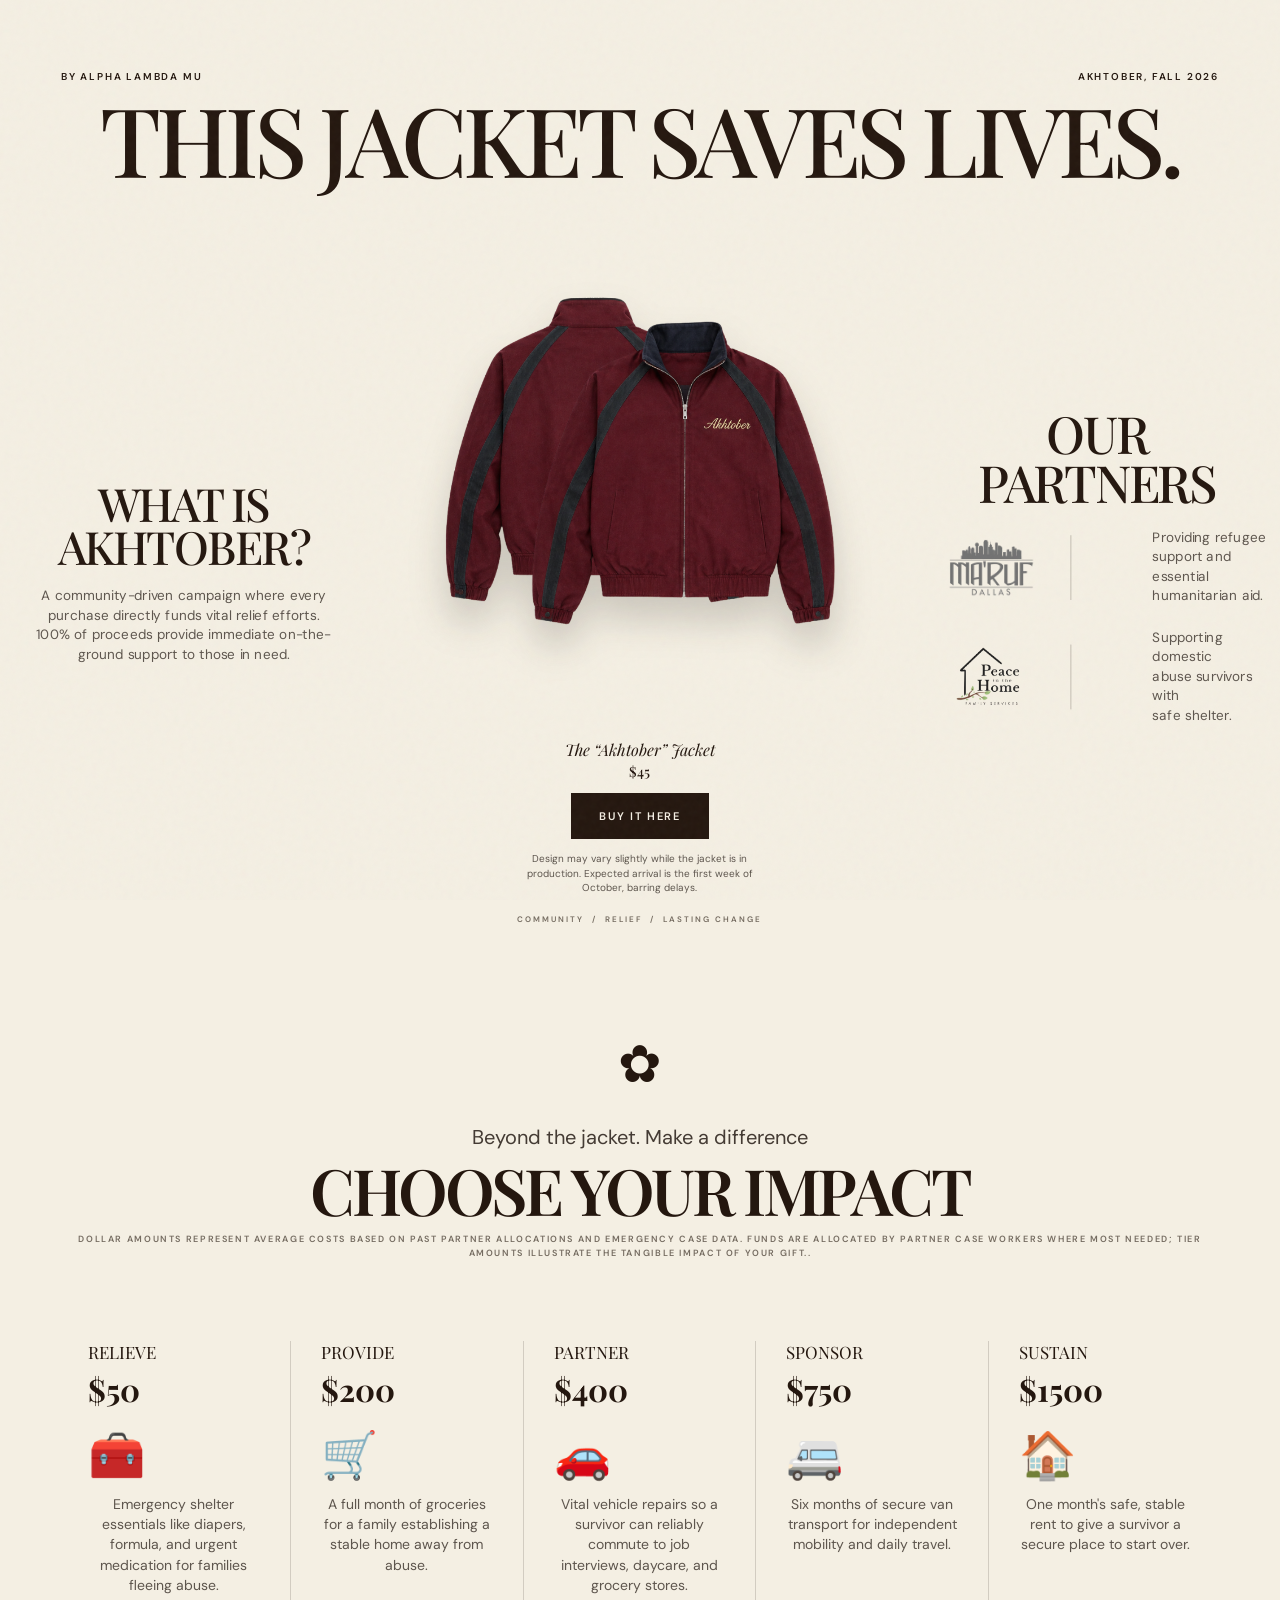
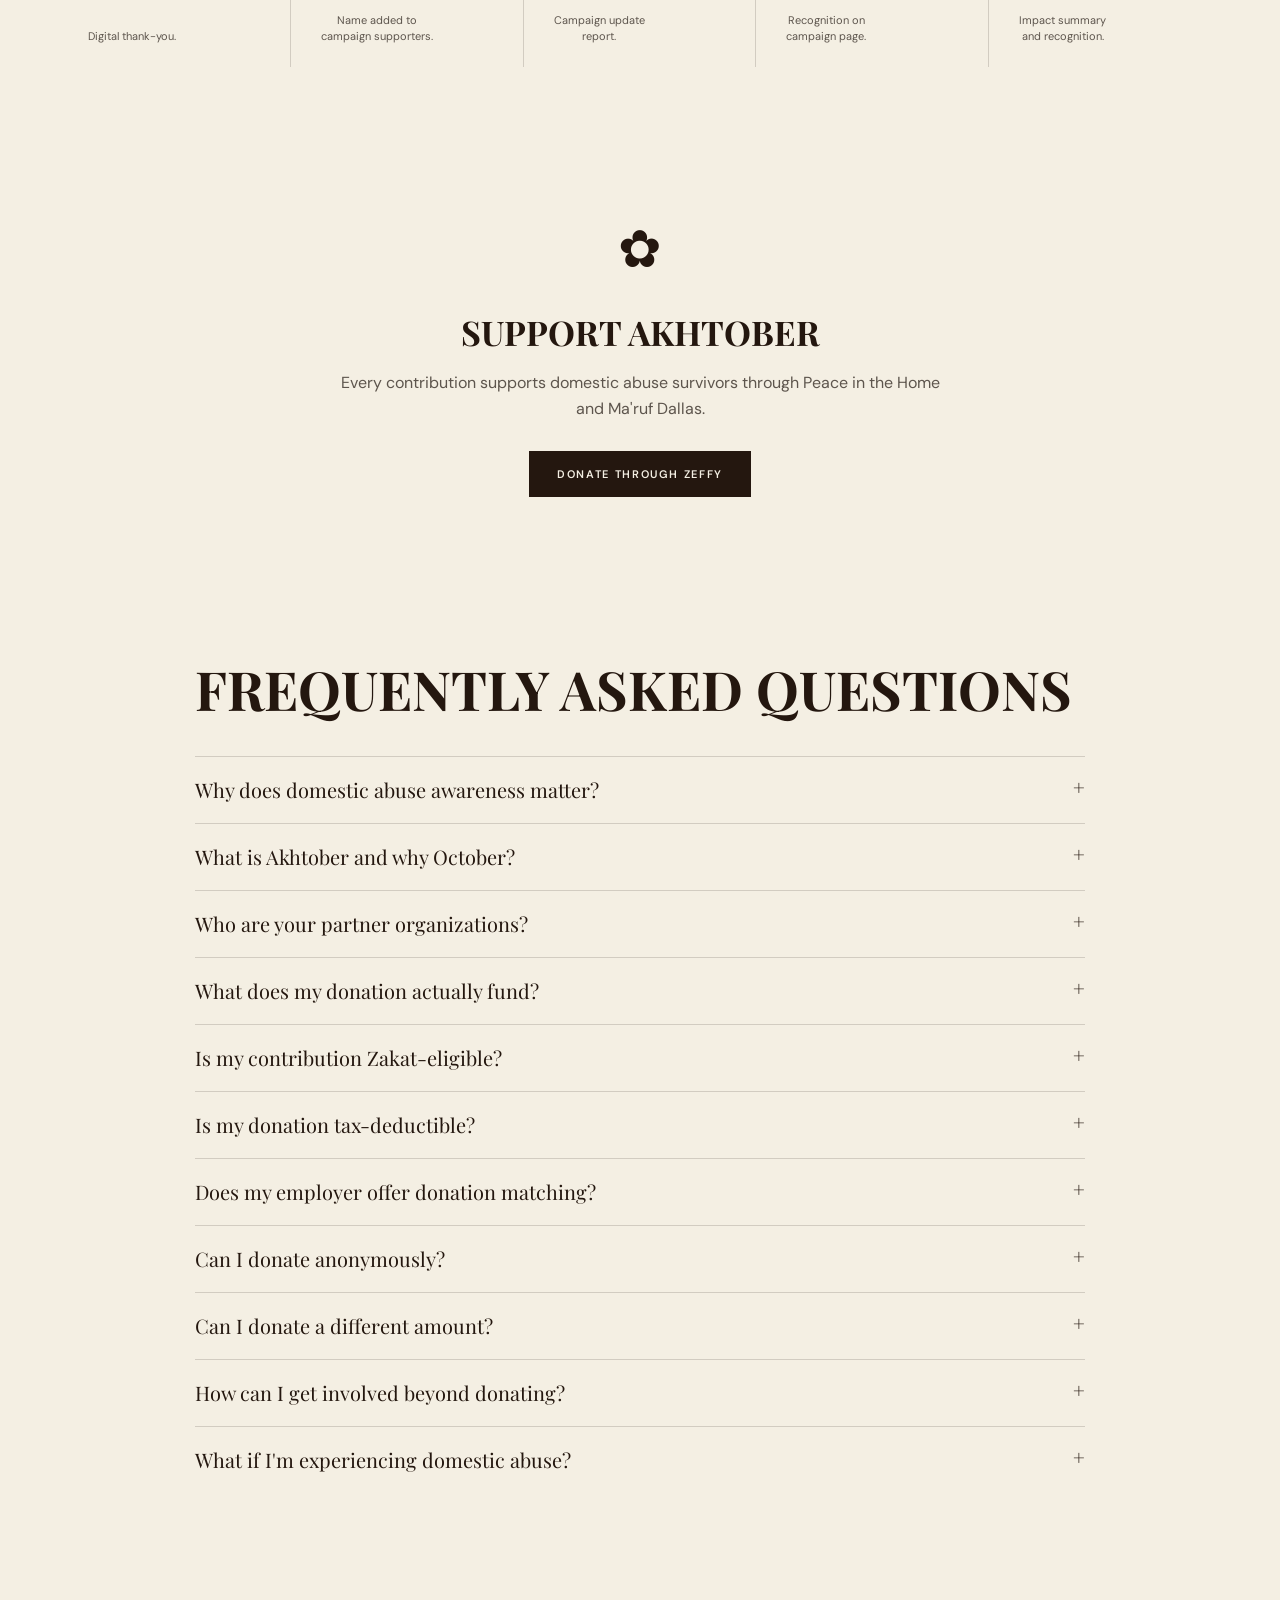
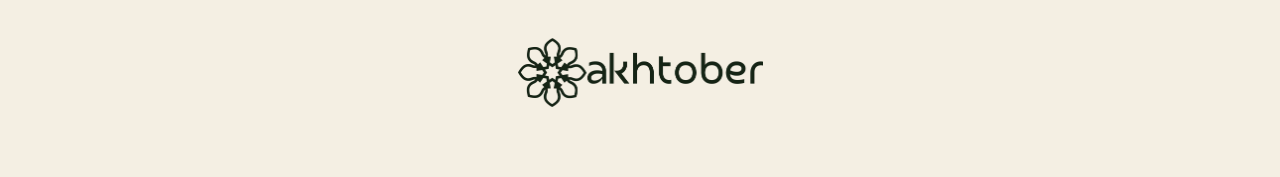
<file: index.html>
<!DOCTYPE html>
<html lang="en">

<head>
    <meta charset="UTF-8">
    <meta name="viewport" content="width=device-width, initial-scale=1.0">
    <title>Akhtober — This Jacket Saves Lives</title>
    <link rel="preconnect" href="https://fonts.googleapis.com">
    <link rel="preconnect" href="https://fonts.gstatic.com" crossorigin>
    <link href="https://fonts.googleapis.com/css2?family=DM+Sans:wght@400;500;600&family=Playfair+Display:ital,wght@400;500;600;700;800;900&display=swap" rel="stylesheet">
    <link rel="stylesheet" href="style.css">
</head>

<body>
    <div>
    <main class="page">
        <section class="hero">
            <div class="top-meta">
                <span>BY ALPHA LAMBDA MU</span>
                <span>AKHTOBER, FALL 2026</span>
            </div>

            <h1>THIS JACKET SAVES LIVES.</h1>

            <div class="hero-grid">
                <div class="intro-block intro-left">
                    <h2 style="text-align: center;">WHAT IS<br>AKHTOBER?</h2>
                    <p>A community-driven campaign where every purchase directly funds vital relief efforts. 100% of proceeds provide immediate on-the-ground support to those in need.</p>
                </div>

                <div class="jacket-stack">
                    <div class="jacket-area">
                        <div class="jacket-main">
                            <img src="assets/jacket-front.png" alt="Akhtober jacket front">
                        </div>
                    </div>

                    <div class="jacket-caption">
                        <div class="caption-title">The “Akhtober” Jacket</div>
                        <strong>$45</strong>
                        <a href="https://www.zeffy.com/en-US/ticketing/akhtober-store" target="_blank" rel="noopener noreferrer" class="action-button">BUY IT HERE</a>
                        <p class="jacket-note">Design may vary slightly while the jacket is in production. Expected arrival is the first week of October, barring delays.</p>
                        <div class="caption-tags">COMMUNITY&nbsp;&nbsp;/&nbsp;&nbsp;RELIEF&nbsp;&nbsp;/&nbsp;&nbsp;LASTING CHANGE</div>
                    </div>
                </div>

                <div class="intro-block partners">
                    <h2 style="text-align: center;">OUR<br>PARTNERS</h2>

                    <div class="partner">
                        <div class="logo-placeholder">
                            <img src="assets/maruf-dallas.png" style="transform: scale(1.1);" alt="Maruf Dallas">
                        </div>
                        <p>Providing refugee<br>support and essential<br>humanitarian aid.</p>
                    </div>

                    <div class="partner">
                        <div class="logo-placeholder">
                            <img src="assets/peace-in-the-home.png" style="transform: scale(1.65);" alt="Peace in the Home">
                        </div>
                        <p>Supporting domestic<br>abuse survivors with<br>safe shelter.</p>
                    </div>
                </div>
            </div>
        </section>

        <section class="impact">
            <div class="flower-mark">✿</div>
            <p class="impact-kicker">Beyond the jacket. Make a difference</p>
            <h2>CHOOSE YOUR IMPACT</h2>
            <p class="impact-disclaimer">Dollar amounts represent average costs based on past partner allocations and emergency case data. Funds are allocated by partner case workers where most needed; tier amounts illustrate the tangible impact of your gift..</p>

            <div class="impact-grid">
                <button type="button" class="impact-card">
        <span class="tier-name">RELIEVE</span><span class="tier-price">$50</span><span class="tier-icon">🧰</span>
        <span class="tier-description">Emergency shelter essentials like diapers, formula, and urgent medication for families fleeing abuse.</span>
        <span class="tier-benefit">Digital thank-you.</span>
      </button>

                <button type="button" class="impact-card">
        <span class="tier-name">PROVIDE</span><span class="tier-price">$200</span><span class="tier-icon">🛒</span>
        <span class="tier-description">A full month of groceries for a family establishing a stable home away from abuse.</span>
        <span class="tier-benefit">Name added to<br>campaign supporters.</span>
      </button>

                <button type="button" class="impact-card">
        <span class="tier-name">PARTNER</span><span class="tier-price">$400</span><span class="tier-icon">🚗</span>
        <span class="tier-description">Vital vehicle repairs so a survivor can reliably commute to job interviews, daycare, and grocery stores.</span>
        <span class="tier-benefit">Campaign update<br>report.</span>
      </button>

                <button type="button" class="impact-card">
        <span class="tier-name">SPONSOR</span><span class="tier-price">$750</span><span class="tier-icon">🚐</span>
        <span class="tier-description">Six months of secure van transport for independent mobility and daily travel.</span>
        <span class="tier-benefit">Recognition on<br>campaign page.</span>
      </button>

                <button type="button" class="impact-card">
        <span class="tier-name">SUSTAIN</span><span class="tier-price">$1500</span><span class="tier-icon">🏠</span>
        <span class="tier-description">One month's safe, stable rent to give a survivor a secure place to start over.</span>
        <span class="tier-benefit">Impact summary<br>and recognition.</span>
      </button>
            </div>
        </section>

        <section class="action-section">
            <div class="donate-module">
                <div class="flower-mark">✿</div>
                <h2>SUPPORT AKHTOBER</h2>
                <p>
                    Every contribution supports domestic abuse survivors through Peace in the Home and Ma'ruf Dallas.
                </p>
                <a href="https://www.zeffy.com/en-US/peer-to-peer/akhtober-2?donate=true" target="_blank" rel="noopener noreferrer" class="action-button">
        DONATE THROUGH ZEFFY
      </a>
            </div>
        </section>

        <section class="faq-section">
            <div class="faq-header">
                <h2>FREQUENTLY ASKED QUESTIONS</h2>
            </div>

            <details>
                <summary>Why does domestic abuse awareness matter?</summary>
                <p>
                    More than 1 in 3 women (nearly 43.5 million) and more than 1 in 6 men (20.7 million) have experienced sexual violence, physical violence, and/or stalking by an intimate partner during their lifetimes. On average, nearly 20 people per minute are physically
                    abused by an intimate partner in the United States.
                </p>
                <p>
                    Prevention requires awareness, education, honest conversations, resources, and communities willing to recognize the signs and support people experiencing abuse. That's what Akhtober is about.
                </p>
            </details>

            <details>
                <summary>What is Akhtober and why October?</summary>
                <p>
                    Akhtober is Alpha Lambda Mu's national philanthropic campaign—a month-long movement where every ALM chapter nationwide comes together to fundraise and volunteer for local women's shelters and organizations aiding domestic abuse survivors.
                </p>
                <p>
                    October is Domestic Violence Awareness Month (DVAM), when advocates, allies, survivors, and communities commit to ending this epidemic.
                </p>
            </details>

            <details>
                <summary>Who are your partner organizations?</summary>
                <p>
                    <strong>Peace in the Home</strong> supports domestic abuse survivors with crisis services, shelter, legal aid, counseling, transitional housing, and economic empowerment programs.
                </p>
                <p>
                    <strong>Ma'ruf Dallas</strong> provides refugee support, housing assistance, job placement, financial management, food security, and family stabilization services.
                </p>
            </details>

            <details>
                <summary>What does my donation actually fund?</summary>
                <p>
                    Your donation goes directly to the case workers at our partner organizations, Peace in the Home and Ma'ruf, who are on the front lines supporting domestic abuse survivors. Rather than a generic fund, every dollar is deployed by these trusted professionals to cover immediate, tangible needs as families transition to safety. Specific allocations are determined based on survivor needs.
                </p>
            </details>

            <details>
                <summary>Is my contribution Zakat-eligible?</summary>
                <p>
                    Yes. All funds raised through this campaign are distributed directly. These funds go toward supporting eligible recipients (such as families fleeing domestic abuse, unhoused individuals, and those in critical financial distress) to cover essential living needs, shelter, food, and emergency relief, making your contributions Zakat-eligible.
                </p>
            </details>

            <details>
                <summary>Is my donation tax-deductible?</summary>
                <p>
                    Yes. The Alpha Lambda Mu Foundation is a 501(c)(3) nonprofit charity. Donations are tax-deductible.
                </p>
            </details>

            <details>
                <summary>Does my employer offer donation matching?</summary>
                <p>
                    Many employers offer matching gift programs that can double or even triple your impact.
                </p>
                <p>
                    Contact
                    <a href="mailto:utdallas@alphalambdamu.org">
          akhtober@alphalambdamu.org
        </a> if you need assistance with documentation.
                </p>
            </details>

            <details>
                <summary>Can I donate anonymously?</summary>
                <p>
                    Yes. Anonymous donations remain tax-deductible and will not appear on public donor recognition lists.
                </p>
            </details>

            <details>
                <summary>Can I donate a different amount?</summary>
                <p>
                    Absolutely. Impact tiers are examples only. You may donate any amount.
                </p>
            </details>

            <details>
                <summary>How can I get involved beyond donating?</summary>
                <ul>
                    <li>Attend October events</li>
                    <li>Share the campaign</li>
                    <li>Volunteer with partners</li>
                    <li>Become an advocate for healthy relationships</li>
                </ul>
            </details>

            <details>
                <summary>What if I'm experiencing domestic abuse?</summary>
                <p>
                    Help is available 24/7.
                </p>
                <ul>
                    <li>National Domestic Violence Hotline: 1-800-799-SAFE (7233)</li>
                    <li>Text START to 88788</li>
                    <li>Crisis Text Line: Text HOME to 741741</li>
                </ul>
            </details>
        </section>

        <footer>
            <div class="footer-logo">
                <img src="assets/akhtober_logo_.png" alt="Akhtober">
            </div>
        </footer>
    </main>
</body>

</html>
</file>
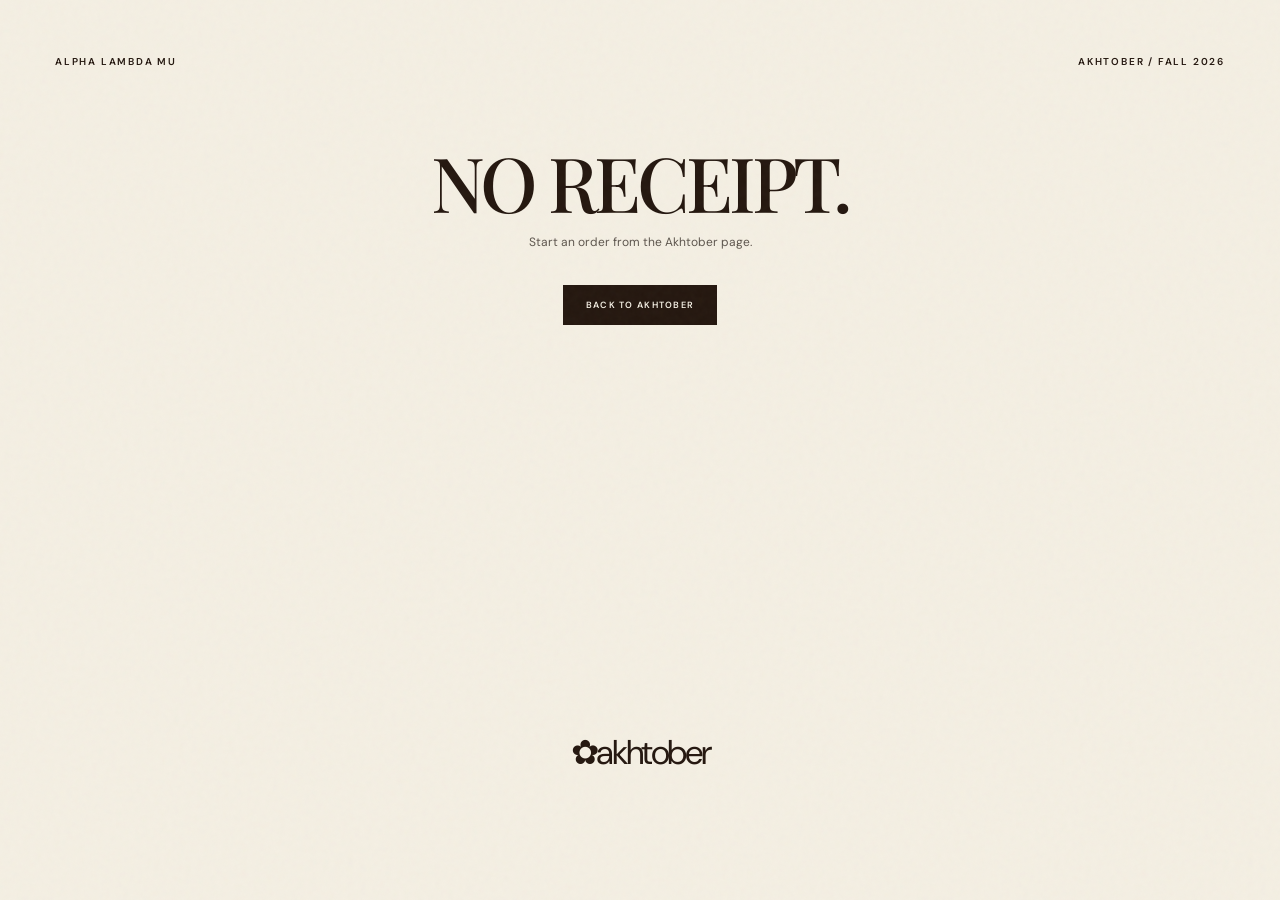
<file: receipt.html>
<!DOCTYPE html>
<html lang="en">
<head>
  <meta charset="UTF-8">
  <meta name="viewport" content="width=device-width, initial-scale=1.0">
  <title>Akhtober — Order Receipt</title>
  <link rel="preconnect" href="https://fonts.googleapis.com">
  <link rel="preconnect" href="https://fonts.gstatic.com" crossorigin>
  <link href="https://fonts.googleapis.com/css2?family=DM+Sans:wght@400;500;600&family=Playfair+Display:ital,wght@400;500;600;700;800;900&display=swap" rel="stylesheet">
  <link rel="stylesheet" href="style.css">
  <style>
    .receipt-page {
      min-height: 100vh;
      padding: 55px;
      display: flex;
      flex-direction: column;
    }

    .receipt-top {
      display: flex;
      justify-content: space-between;
      font-size: 10px;
      font-weight: 600;
      letter-spacing: .18em;
    }

    .receipt-wrap {
      width: min(720px, 100%);
      margin: 80px auto 100px;
    }

    .receipt-mark {
      text-align: center;
      font-size: 42px;
      margin-bottom: 20px;
    }

    .receipt-heading {
      text-align: center;
    }

    .receipt-heading h1 {
      margin: 0;
      font-family: var(--serif);
      font-size: clamp(48px, 7vw, 76px);
      font-weight: 500;
      line-height: .9;
      letter-spacing: -.055em;
    }

    .receipt-heading p {
      margin: 18px 0 0;
      font-size: 12px;
      color: var(--muted);
    }

    .receipt-card {
      margin-top: 55px;
      border-top: 1px solid var(--ink);
      border-bottom: 1px solid var(--ink);
      padding: 30px 0;
    }

    .receipt-meta {
      display: flex;
      justify-content: space-between;
      padding-bottom: 25px;
      border-bottom: 1px solid var(--line);
      font-size: 10px;
    }

    .receipt-meta span:first-child {
      color: var(--muted);
    }

    .receipt-row {
      display: flex;
      justify-content: space-between;
      gap: 30px;
      padding: 18px 0;
      border-bottom: 1px solid var(--line);
    }

    .receipt-row:last-child {
      border-bottom: 0;
    }

    .receipt-label {
      font-family: var(--serif);
      font-size: 15px;
    }

    .receipt-value {
      text-align: right;
      font-size: 12px;
    }

    .receipt-value small {
      display: block;
      margin-top: 4px;
      color: var(--muted);
      font-size: 9px;
    }

    .receipt-total {
      display: flex;
      justify-content: space-between;
      align-items: baseline;
      padding-top: 25px;
      margin-top: 5px;
      border-top: 1px solid var(--ink);
    }

    .receipt-total span {
      font-family: var(--serif);
      font-size: 18px;
    }

    .receipt-total strong {
      font-family: var(--serif);
      font-size: 30px;
    }

    .receipt-thanks {
      text-align: center;
      margin-top: 45px;
    }

    .receipt-thanks h2 {
      margin: 0;
      font-family: var(--serif);
      font-size: 25px;
      font-weight: 500;
    }

    .receipt-thanks p {
      max-width: 480px;
      margin: 12px auto 0;
      font-size: 11px;
      line-height: 1.6;
      color: var(--muted);
    }

    .receipt-actions {
      display: flex;
      justify-content: center;
      gap: 10px;
      margin-top: 35px;
    }

    .receipt-button {
      padding: 13px 22px;
      border: 1px solid var(--ink);
      background: var(--ink);
      color: var(--cream);
      font-family: var(--sans);
      font-size: 9px;
      font-weight: 600;
      letter-spacing: .14em;
      text-decoration: none;
      cursor: pointer;
    }

    .receipt-button.secondary {
      background: transparent;
      color: var(--ink);
    }

    .receipt-footer {
      margin-top: auto;
      text-align: center;
    }

    .receipt-footer-logo {
      font-size: 34px;
      letter-spacing: -.07em;
    }

    @media print {
      body::before { display: none; }
      .receipt-page { padding: 35px; }
      .receipt-actions { display: none; }
    }

    @media (max-width: 600px) {
      .receipt-page { padding: 30px 22px; }
      .receipt-wrap { margin-top: 60px; }
      .receipt-meta { gap: 20px; }
    }
  </style>
</head>

<body>
  <main class="receipt-page">

    <div class="receipt-top">
      <span>ALPHA LAMBDA MU</span>
      <span>AKHTOBER / FALL 2026</span>
    </div>

    <section class="receipt-wrap">

      <div class="receipt-mark">✿</div>

      <div class="receipt-heading">
        <h1>ORDER RECEIVED.</h1>
        <p>Thank you for supporting Akhtober.</p>
      </div>

      <div class="receipt-card">

        <div class="receipt-meta">
          <span>ORDER RECEIPT</span>
          <span id="receiptDate"></span>
        </div>

        <div class="receipt-row">
          <span class="receipt-label">Jacket</span>
          <span class="receipt-value">
            <span id="jacketQuantity">1</span> × $45
            <small id="jacketSize">Size —</small>
          </span>
        </div>

        <div class="receipt-row">
          <span class="receipt-label">Additional Support</span>
          <span class="receipt-value">
            <span id="supportAmount">$0.00</span>
            <small id="supportTier">No additional support</small>
          </span>
        </div>

        <div class="receipt-row">
          <span class="receipt-label">Shipping To</span>
          <span class="receipt-value" id="shippingInfo">—</span>
        </div>

        <div class="receipt-total">
          <span>TOTAL</span>
          <strong id="receiptTotal">$45.00</strong>
        </div>

      </div>

      <div class="receipt-thanks">
        <h2>Beyond the jacket. Make a difference.</h2>
        <p>
          Your purchase helps turn a piece of clothing into direct support
          for people and families who need it. Keep this page for your records.
        </p>
      </div>

      <div class="receipt-actions">
        <a class="receipt-button secondary" href="index.html">BACK TO AKHTOBER</a>
        <button class="receipt-button" onclick="window.print()">PRINT RECEIPT</button>
      </div>

    </section>

    <footer class="receipt-footer">
      <div class="receipt-footer-logo">✿akhtober</div>
    </footer>

  </main>

  <script>
    const raw = sessionStorage.getItem("akhtoberReceipt");

    if (!raw) {
      document.querySelector(".receipt-wrap").innerHTML = `
        <div class="receipt-heading">
          <h1>NO RECEIPT.</h1>
          <p>Start an order from the Akhtober page.</p>
          <div class="receipt-actions">
            <a class="receipt-button" href="index.html">BACK TO AKHTOBER</a>
          </div>
        </div>
      `;
    } else {
      const order = JSON.parse(raw);

      document.getElementById("receiptDate").textContent = order.date;
      document.getElementById("jacketQuantity").textContent = order.quantity;
      document.getElementById("jacketSize").textContent = "Size " + order.size;
      document.getElementById("supportAmount").textContent =
        "$" + Number(order.donation).toFixed(2);
      document.getElementById("supportTier").textContent = order.tier;

      document.getElementById("shippingInfo").innerHTML =
        `${order.name}<br>${order.address}<br>${order.city}, ${order.state} ${order.zip}<small>${order.email}</small>`;

      document.getElementById("receiptTotal").textContent =
        "$" + Number(order.total).toFixed(2);
    }
  </script>
</body>
</html>
</file>
<file: style.css>
/* =========================================
   AKHTOBER — STYLES
========================================= */

:root {
    --cream: #f4efe3;
    --ink: #24170f;
    --muted: #5d554d;
    --line: rgba(36, 23, 15, 0.16);
    --serif: "Playfair Display", Georgia, serif;
    --sans: "DM Sans", Arial, sans-serif;
}

* {
    box-sizing: border-box;
}

html {
    scroll-behavior: smooth;
    overflow-x: hidden;
}

body {
    margin: 0;
    background: var(--cream);
    color: var(--ink);
    font-family: var(--sans);
    overflow-x: hidden;
    max-width: 100%;
}

body::before {
    content: "";
    position: fixed;
    inset: 0;
    pointer-events: none;
    opacity: 0.18;
    background-image: url("data:image/svg+xml,%3Csvg viewBox='0 0 180 180' xmlns='http://www.w3.org/2000/svg'%3E%3Cfilter id='noise'%3E%3CfeTurbulence type='fractalNoise' baseFrequency='.8' numOctaves='4' stitchTiles='stitch'/%3E%3C/filter%3E%3Crect width='100%25' height='100%25' filter='url(%23noise)' opacity='.18'/%3E%3C/svg%3E");
    z-index: 100;
}

.page {
    width: min(1500px, 100%);
    margin: auto;
}


/* HERO */

.hero {
    padding: 70px 55px 30px;
}

.top-meta {
    display: flex;
    justify-content: space-between;
    font-size: 10px;
    font-weight: 600;
    letter-spacing: .18em;
    margin: 0 6px 12px;
}

.hero h1 {
    margin: 0;
    font-family: var(--serif);
    font-size: clamp(54px, 7.5vw, 112px);
    font-weight: 500;
    line-height: .9;
    letter-spacing: -.055em;
    white-space: nowrap;
    text-align: center;
}

.hero-grid {
    display: grid;
    grid-template-columns: minmax(210px, .9fr) minmax(450px, 2fr) minmax(210px, .9fr);
    align-items: center;
    gap: 42px;
    margin-top: 58px;
}

.intro-block {
    display: flex;
    flex-direction: column;
    justify-content: center;
    width: 100%;
    max-width: 260px;
    min-height: 440px;
    transform: scale(1.35);
    transform-origin: center center;
    margin: 0 auto;
    margin-top: -18px;
}

.intro-left {
    justify-self: center;
}

.intro-block h2 {
    margin: 0 0 14px;
    font-family: var(--serif);
    font-size: 34px;
    font-weight: 500;
    line-height: .95;
    letter-spacing: -.045em;
}

.intro-block p {
    max-width: 220px;
    margin: 0 auto;
    font-size: 10px;
    line-height: 1.45;
    color: var(--muted);
    text-align: center;
}


/* JACKET */

.jacket-stack {
    display: flex;
    flex-direction: column;
    align-items: center;
    gap: 30px;
}

.jacket-area {
    display: flex;
    justify-content: center;
    align-items: center;
    min-height: 420px;
    padding-top: 24px;
}

.jacket-main {
    width: min(630px, 90%);
    transform: scale(1.5);
    transform-origin: center center;
}

.jacket-main img {
    display: block;
    width: 100%;
    height: auto;
    object-fit: contain;
    filter: drop-shadow(0 15px 12px rgba(30, 20, 15, .18));
}


/* PARTNERS */

.partners {
    display: flex;
    flex-direction: column;
    justify-content: center;
    justify-self: center;
    width: 100%;
    max-width: 290px;
    min-height: 440px;
    align-items: center;
}

.partners h2 {
    margin-bottom: 8px;
}

.partner {
    display: grid;
    grid-template-columns: 110px 1fr;
    align-items: center;
    gap: 60px;
    width: 100%;
    padding: 8px 0;
    border-bottom: 0;
    text-align: center;
}

.partner .logo-placeholder {
    position: relative;
    padding-right: 10px;
    justify-self: end;
}

.partner .logo-placeholder::after {
    content: "";
    position: absolute;
    top: 4px;
    right: 0;
    width: 1px;
    height: calc(100% - 8px);
    background: var(--line);
}

.logo-placeholder {
    width: 110px;
    display: flex;
    justify-content: center;
    align-items: center;
}

.logo-placeholder img {
    display: block;
    max-width: 100%;
    max-height: 70px;
    object-fit: contain;
}

.partners .partner:last-child .logo-placeholder img {
    max-height: 110px;
    transform: scale(1.7);
    transform-origin: center;
}

.partner p {
    font-size: 10px;
    text-align: left;
    line-height: 1.45;
    margin: 0;
}

.partners h2 {
    font-size: 38px;
    line-height: 0.95;
}


/* CAPTION */

.jacket-caption {
    text-align: center;
    margin-top: 14px;
    margin-bottom: 0;
    padding-top: 36px;
    padding-bottom: 0;
}

.caption-title {
    font-family: var(--serif);
    font-style: italic;
    font-size: 16px;
}

.jacket-caption strong {
    display: block;
    font-family: var(--serif);
    font-size: 14px;
    font-weight: 500;
    margin-top: 2px;
}

.jacket-caption .action-button {
    display: inline-block;
    margin-top: 12px;
}

.jacket-note {
    max-width: 270px;
    margin: 13px auto 0;
    font-size: 10px;
    line-height: 1.45;
    color: var(--muted);
}

.caption-tags {
    margin-top: 18px;
    margin-bottom: 0;
    font-size: 8px;
    font-weight: 600;
    letter-spacing: .25em;
    color: #756c61;
}


/* IMPACT */

.impact {
    padding: 84px 58px 116px;
    text-align: center;
}

.flower-mark {
    font-size: 52px;
    line-height: 1;
    margin-bottom: 34px;
}

.impact-kicker {
    margin: 0 0 8px;
    font-size: 20px;
    color: #443b34;
}

.impact-disclaimer {
    margin: 10px 0 18px;
    font-size: 9px;
    font-weight: 600;
    line-height: 1.6;
    color: #756c61;
    letter-spacing: .18em;
    text-transform: uppercase;
}

.impact h2 {
    margin: 0;
    font-family: var(--serif);
    font-size: clamp(50px, 5vw, 80px);
    line-height: 1;
    letter-spacing: -.05em;
    font-weight: 600;
}

.impact-grid {
    display: grid;
    grid-template-columns: repeat(5, 1fr);
    margin: 80px auto 0;
    max-width: 1500px;
}

.impact-card {
    position: relative;
    display: flex;
    flex-direction: column;
    appearance: none;
    background: transparent;
    border: 0;
    border-right: 1px solid var(--line);
    color: var(--ink);
    padding: 0 30px 22px;
    cursor: pointer;
    font-family: inherit;
    transition: transform .2s ease, background .2s ease;
    height: 100%;
}

.impact-card:last-child {
    border-right: 0;
}

.impact-card:hover {
    transform: translateY(-5px);
}

.impact-card.selected {
    background: rgba(101, 20, 33, .06);
}

.tier-name {
    display: block;
    font-family: var(--serif);
    font-size: 17px;
    margin-bottom: 5px;
}

.tier-price {
    display: block;
    font-family: var(--serif);
    font-weight: 700;
    font-size: 31px;
}

.tier-icon {
    display: flex;
    justify-content: center;
    align-items: center;
    height: 84px;
    font-family: var(--serif);
    font-size: 46px;
    color: #80545a;
}

.tier-description {
    display: block;
    font-size: 14px;
    font-family: var(--sans);
    color: var(--muted);
    line-height: 1.45;
}

.tier-benefit {
    display: block;
    font-size: 11px;
    font-family: var(--sans);
    color: var(--muted);
    line-height: 1.45;
    margin-top: auto;
    padding-top: 18px;
}


/* ORDER */

.order-section {
    padding: 25px 55px 70px;
    max-width: 1450px;
    margin: auto;
}

.order-header {
    margin-bottom: 30px;
}

.order-header h2 {
    margin: 0;
    font-family: var(--serif);
    font-size: 34px;
    line-height: 1;
}

.order-header p {
    margin: 5px 0 0;
    font-size: 13px;
    color: var(--muted);
}

.order-layout {
    display: grid;
    grid-template-columns: 1fr 1.25fr .9fr;
    gap: 40px;
}

.order-details {
    padding-right: 30px;
    border-right: 1px solid var(--line);
}

.shipping {
    padding-right: 30px;
    border-right: 1px solid var(--line);
}

.support {
    padding-left: 5px;
}

.form-group>label,
.shipping label {
    display: block;
    font-family: var(--serif);
    font-size: 16px;
    margin-bottom: 15px;
}

.form-group>label span {
    color: #8b3b3b;
}


/* SIZE */

.size-grid {
    display: grid;
    grid-template-columns: repeat(4, 1fr);
    gap: 18px 15px;
}

.radio-label,
.support-option {
    display: flex;
    align-items: center;
    gap: 8px;
    cursor: pointer;
    font-size: 12px;
}

input[type="radio"] {
    appearance: none;
    width: 16px;
    height: 16px;
    border-radius: 50%;
    border: 1px solid rgba(36, 23, 15, .35);
    background: transparent;
    position: relative;
    flex-shrink: 0;
}

input[type="radio"]:checked {
    border-color: var(--ink);
}

input[type="radio"]:checked::after {
    content: "";
    position: absolute;
    width: 7px;
    height: 7px;
    border-radius: 50%;
    background: var(--ink);
    top: 3px;
    left: 3px;
}


/* QUANTITY */

.quantity-group {
    margin-top: 35px;
}

#quantity {
    width: 110px;
    height: 43px;
    border: 1px solid var(--line);
    background: rgba(255, 255, 255, .25);
    padding: 0 13px;
    font-family: var(--sans);
    font-size: 14px;
    color: var(--ink);
}


/* SHIPPING */

.shipping input,
.shipping select {
    width: 100%;
    height: 39px;
    margin-bottom: 7px;
    border: 1px solid rgba(36, 23, 15, .12);
    background: rgba(255, 255, 255, .28);
    padding: 0 12px;
    font-family: var(--sans);
    font-size: 11px;
    color: var(--ink);
    outline: none;
}

.shipping input:focus,
.shipping select:focus,
#quantity:focus,
#customDonation:focus {
    border-color: rgba(36, 23, 15, .45);
}

.shipping input::placeholder {
    color: #6e665e;
}

.address-row {
    display: grid;
    grid-template-columns: 1.5fr .7fr .8fr;
    gap: 7px;
}


/* SUPPORT */

.support h3 {
    margin: 0;
    font-family: var(--serif);
    font-size: 18px;
    font-weight: 600;
}

.support>p {
    margin: 5px 0 25px;
    font-size: 12px;
    color: var(--muted);
}

.support-option {
    margin: 15px 0;
    font-family: var(--serif);
    font-size: 13px;
}


/* CUSTOM */

.custom-input-wrap {
    display: flex;
    align-items: center;
    width: 150px;
    height: 38px;
    margin: 5px 0 25px 25px;
    border-bottom: 1px solid var(--line);
}

.custom-input-wrap span {
    font-family: var(--serif);
    font-size: 15px;
}

.custom-input-wrap input {
    width: 100%;
    border: 0;
    outline: 0;
    background: transparent;
    padding: 0 5px;
    font-family: var(--sans);
    font-size: 13px;
    color: var(--ink);
}

.custom-input-wrap input:disabled {
    opacity: .3;
}


/* TOTAL */

.total-box {
    display: flex;
    justify-content: space-between;
    align-items: center;
    border-top: 1px solid var(--line);
    margin-top: 20px;
    padding-top: 18px;
}

.total-box span {
    font-family: var(--serif);
    font-size: 15px;
}

.total-box strong {
    font-family: var(--serif);
    font-size: 25px;
}


/* BUTTON */

.submit-button {
    width: 100%;
    margin-top: 22px;
    padding: 15px;
    border: 1px solid var(--ink);
    background: var(--ink);
    color: var(--cream);
    font-family: var(--sans);
    font-size: 10px;
    font-weight: 600;
    letter-spacing: .18em;
    cursor: pointer;
    transition: background .2s ease, color .2s ease;
}

.submit-button:hover {
    background: transparent;
    color: var(--ink);
}


/* FOOTER */

footer {
    padding: 45px 30px 70px;
    display: flex;
    justify-content: center;
}

.footer-logo {
    display: flex;
    align-items: center;
}

.footer-logo img {
    display: block;
    width: 245px;
    height: auto;
    opacity: 1;
    filter: invert(9%) sepia(14%) saturate(1213%) hue-rotate(345deg) brightness(95%) contrast(96%);
}

.flower-logo {
    font-size: 50px;
    line-height: 1;
}


/* RESPONSIVE */

@media (max-width: 1000px) {
    .hero {
        padding: 40px 25px 20px;
    }
    .hero h1 {
        white-space: normal;
        font-size: clamp(48px, 10vw, 80px);
    }
    .hero-grid {
        grid-template-columns: 1fr;
        gap: 30px;
    }
    .intro-left,
    .partners {
        justify-self: center;
        width: 100%;
        max-width: 400px;
        text-align: center;
    }
    .intro-block {
        transform: none;
        max-width: 420px;
        margin: 0 auto;
    }
    .jacket-stack {
        order: 1;
    }
    .intro-left {
        order: 2;
    }
    .partners {
        order: 3;
        max-width: 420px;
        width: 100%;
    }
    .partner {
        width: fit-content;
        max-width: 100%;
        margin: 0 auto;
        grid-template-columns: auto 1fr;
        gap: 12px;
        justify-items: start;
        text-align: left;
    }
    .partner .logo-placeholder {
        justify-self: start;
        margin-left: 0;
        padding-right: 0;
    }
    .partner p {
        text-align: left;
    }
    .jacket-area {
        min-height: 500px;
        height: clamp(360px, 38vw, 560px);
    }
    .jacket-main {
        width: min(560px, 92%);
        transform: scale(1.45);
    }
    .partners h2,
    .intro-block h2 {
        text-align: center;
    }
    .impact {
        padding: 50px 25px;
    }
    .impact-grid {
        grid-template-columns: 1fr;
        row-gap: 18px;
    }
    .impact-card {
        border-right: 0;
        border-bottom: 1px solid var(--line);
        padding: 10px 15px 18px;
    }
    .impact-card:last-child {
        border-bottom: 0;
    }
    .order-section {
        padding: 30px 25px 60px;
    }
    .order-layout {
        grid-template-columns: 1fr;
        gap: 45px;
    }
    .order-details,
    .shipping {
        padding-right: 0;
        border-right: 0;
        border-bottom: 1px solid var(--line);
        padding-bottom: 40px;
    }
}

@media (max-width: 760px) {
    .top-meta {
        font-size: 8px;
    }
    .hero h1 {
        font-size: 47px;
    }
    .jacket-area {
        min-height: 440px;
    }
    .jacket-main {
        width: min(500px, 86%);
        transform: scale(1.45);
    }
    .intro-block h2 {
        font-size: 29px;
    }
    .impact-grid {
        grid-template-columns: 1fr;
    }
    .impact-card {
        border-right: 0;
        border-bottom: 1px solid var(--line);
        padding: 10px 15px 18px;
    }
    .impact-card:last-child {
        border-bottom: 0;
    }
    .impact h2 {
        font-size: 45px;
    }
    .order-header h2 {
        font-size: 28px;
    }
    .size-grid {
        grid-template-columns: repeat(3, 1fr);
    }
    .address-row {
        grid-template-columns: 1fr;
    }
}

.action-section {
    padding: 40px 55px 80px;
    display: flex;
    justify-content: center;
    text-align: center;
}

.donate-module {
    max-width: 600px;
    margin: 0 auto;
}

.donate-module h2 {
    font-family: var(--serif);
    font-size: 34px;
    margin: 0 0 15px;
}

.donate-module p {
    color: var(--muted);
    line-height: 1.6;
    margin: 0 auto 20px;
}

.action-button {
    display: inline-block;
    margin-top: 10px;
    padding: 16px 28px;
    background: var(--ink);
    color: var(--cream);
    text-decoration: none;
    letter-spacing: .15em;
    font-size: 11px;
    font-weight: 600;
}

.action-button:hover {
    opacity: .85;
}

.contact-info p {
    margin-bottom: 20px;
}

.faq-section {
    padding: 40px 55px 100px;
    max-width: 1000px;
    margin: auto;
}

.faq-header h2 {
    font-family: var(--serif);
    font-size: 54px;
    line-height: 1;
    margin-bottom: 40px;
}

.faq-section details {
    border-top: 1px solid var(--line);
    padding: 20px 0;
    overflow-wrap: anywhere;
}

.faq-section summary {
    display: flex;
    align-items: flex-start;
    justify-content: space-between;
    gap: 12px;
    cursor: pointer;
    font-family: var(--serif);
    font-size: 20px;
    list-style: none;
    line-height: 1.3;
    word-break: break-word;
}

.faq-section summary::-webkit-details-marker {
    display: none;
}

.faq-section summary::after {
    content: "+";
    flex-shrink: 0;
    margin-left: 10px;
    line-height: 1;
}

.faq-section details[open] summary::after {
    content: "−";
}

.faq-section p,
.faq-section li {
    color: var(--muted);
    line-height: 1.7;
    margin-top: 15px;
    overflow-wrap: anywhere;
    word-break: break-word;
}



/* ======================================================
   SMALL PHONE
====================================================== */

@media (max-width: 480px) {
    .hero {
        padding-left: 18px;
        padding-right: 18px;
    }

    .top-meta {
        flex-direction: column;
        align-items: center;
        gap: 6px;
        letter-spacing: .12em;
    }

    .hero h1 {
        font-size: 13vw;
        line-height: 0.95;
    }

    .hero-grid {
        gap: 24px;
    }

    .intro-block {
        transform: none;
        max-width: 100%;
        margin: 0;
    }

    .jacket-area {
        min-height: 340px;
    }

    .jacket-main {
        width: min(380px, 86%);
        transform: scale(1.45);
    }

    .jacket-caption {
        width: 100%;
    }

    .caption-title {
        font-size: 15px;
    }

    .jacket-caption .action-button {
        width: 100%;
        max-width: 220px;
    }

    .caption-tags {
        letter-spacing: .14em;
        line-height: 1.8;
    }

    .impact-grid {
        grid-template-columns: 1fr;
    }

    .impact-option {
        border-left: 0;
    }

    .impact-option:last-child {
        border-right: 0;
    }

    .donation-amounts span {
        padding: 9px 13px;
    }

    .faq-section {
        padding-left: 18px;
        padding-right: 18px;
    }

    .faq-header h2 {
        font-size: 46px;
    }

    .faq-section summary {
        font-size: 17px;
    }

    .faq-section p,
    .faq-section li {
        font-size: 14px;
    }

}
</file>
